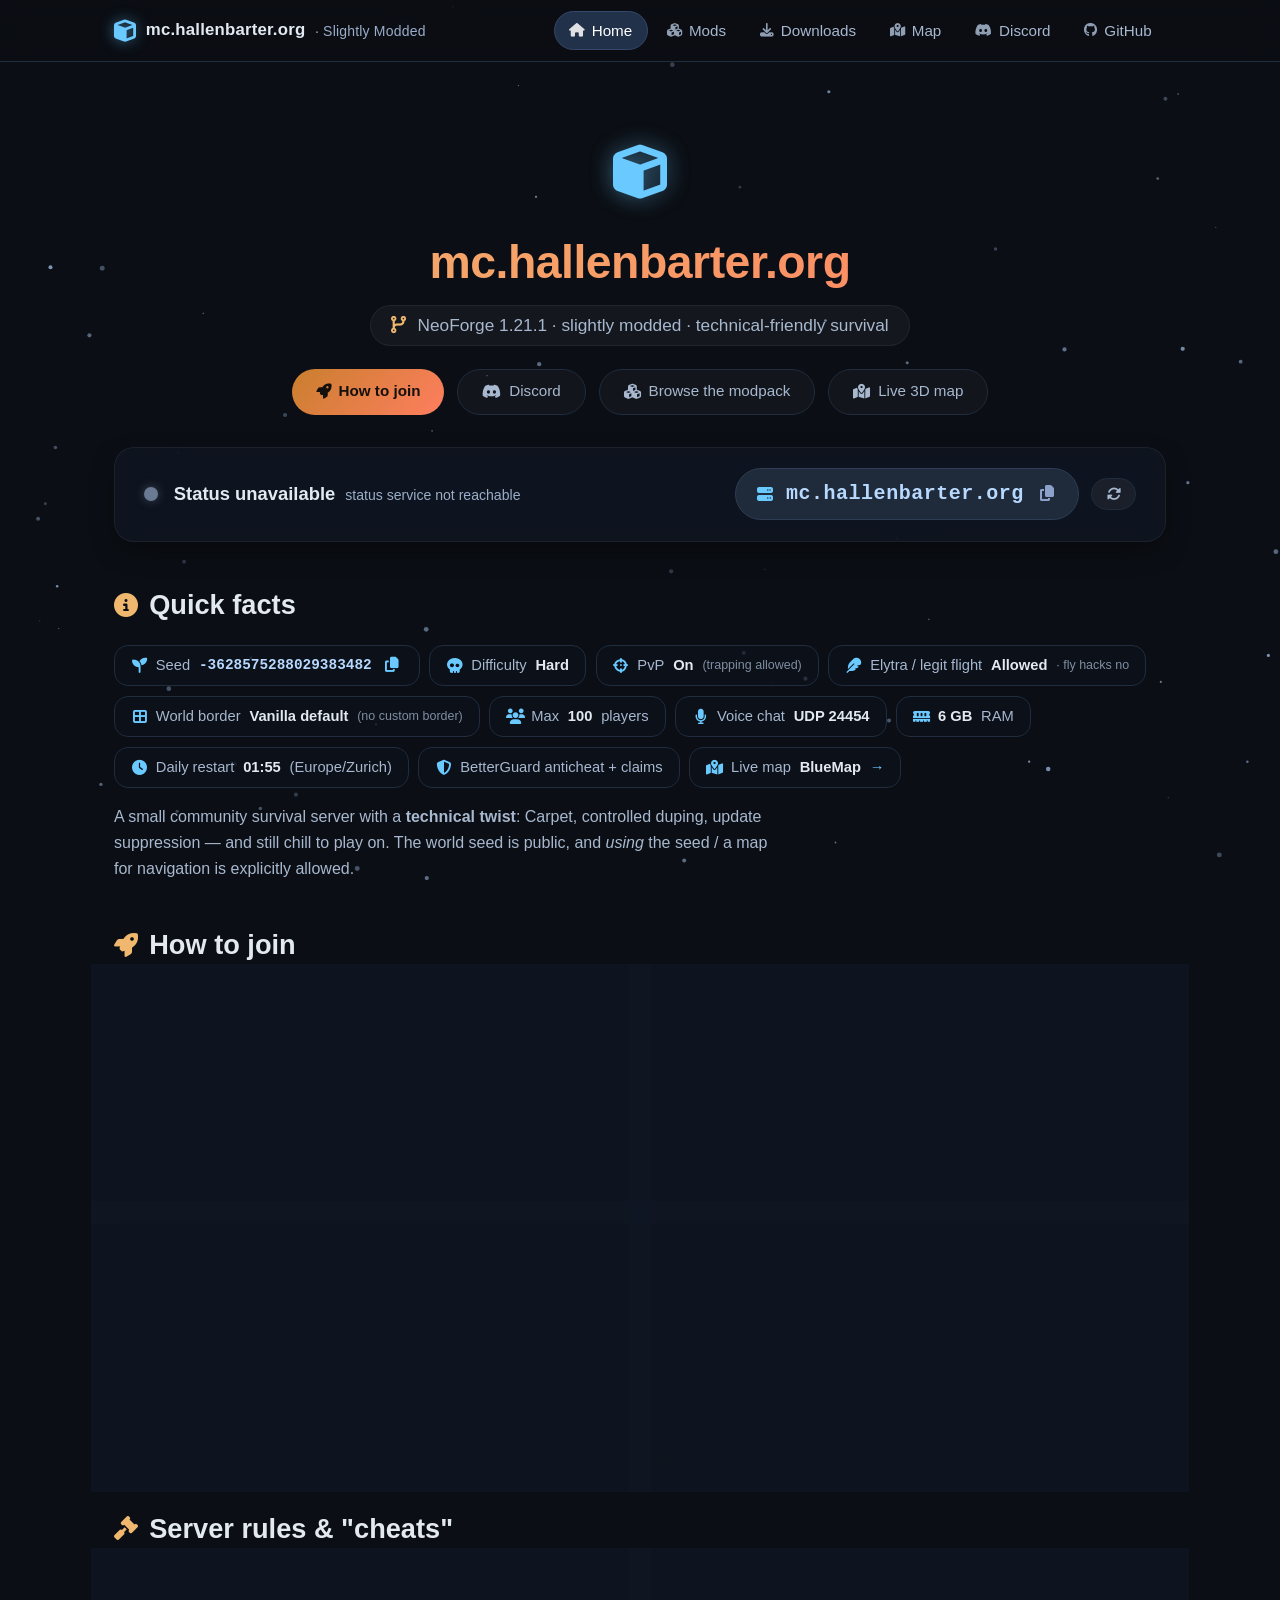
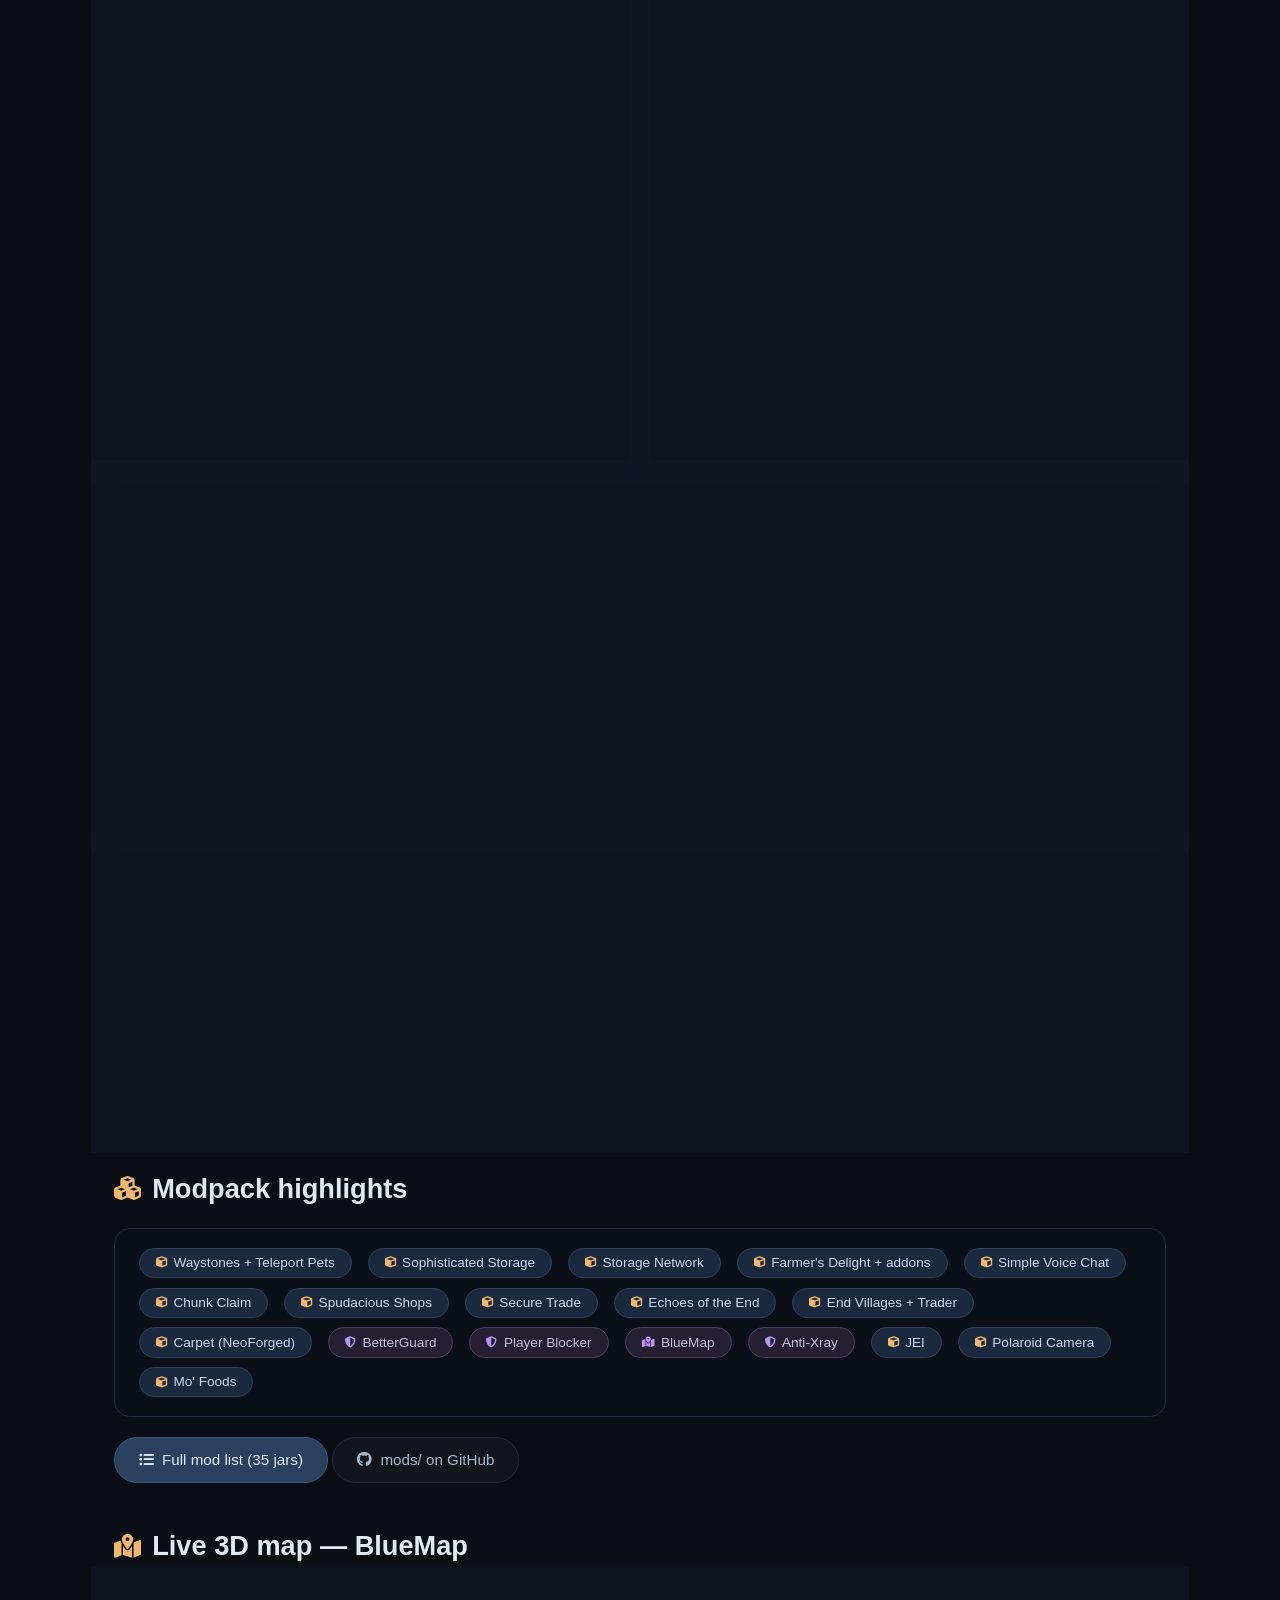
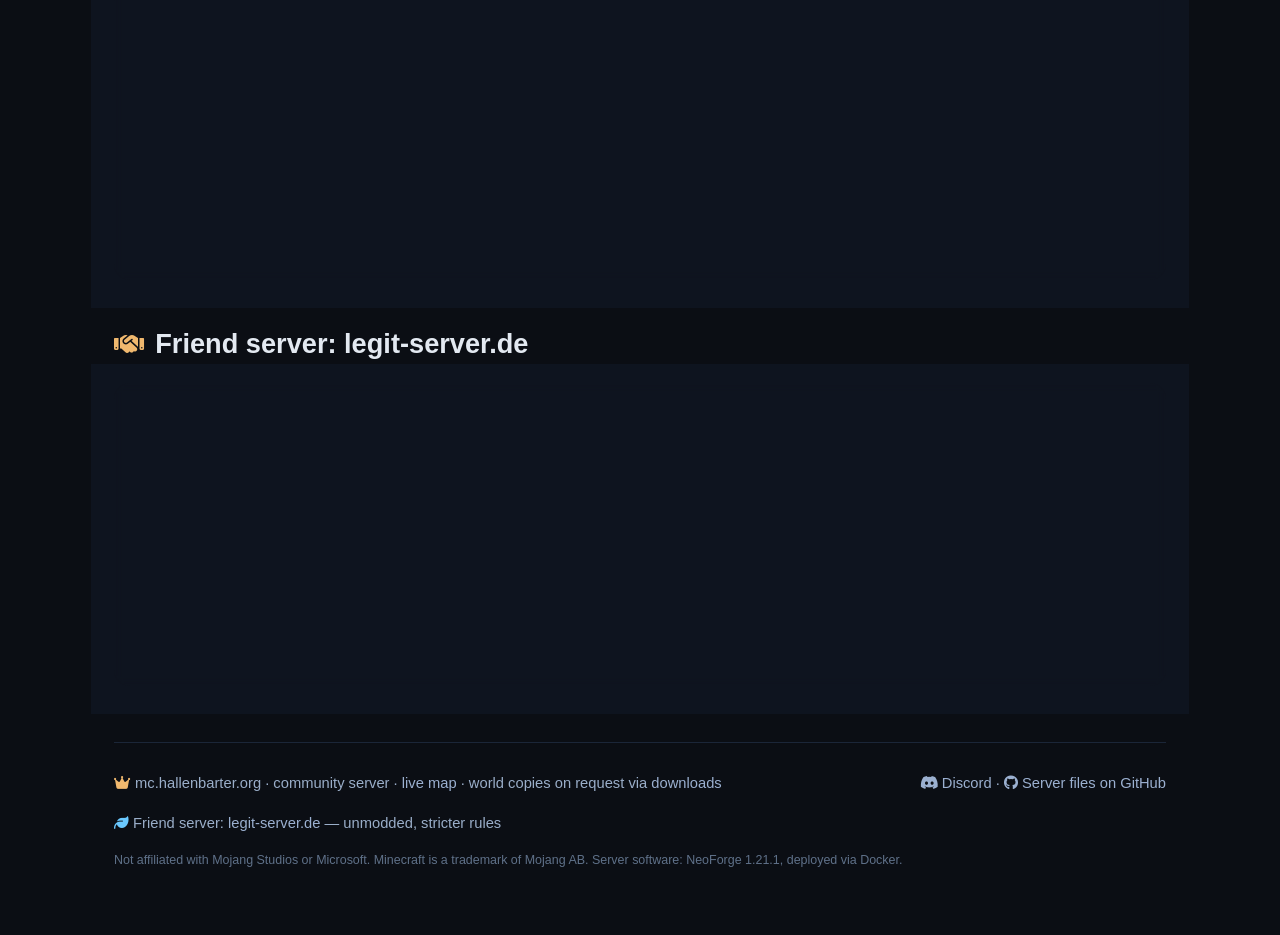
<file: website/index.html>
<!DOCTYPE html>
<html lang="en">
<head>
    <meta charset="UTF-8">
    <meta name="viewport" content="width=device-width, initial-scale=1.0">
    <title>mc.hallenbarter.org · Slightly Modded Survival (NeoForge 1.21.1)</title>
    <meta name="description" content="Community Minecraft server running a slightly modded NeoForge 1.21.1 modpack. Technical-friendly: carpet, duping rules, PvP allowed, no griefing, plus a live 3D BlueMap. Join mc.hallenbarter.org.">
    <meta property="og:title" content="mc.hallenbarter.org — Slightly Modded Survival">
    <meta property="og:description" content="NeoForge 1.21.1 · community server · technical-friendly · PvP allowed, griefing not · live 3D map.">
    <meta property="og:type" content="website">
    <link rel="icon" type="image/svg+xml" href="assets/img/favicon.svg">
    <link rel="stylesheet" href="https://cdnjs.cloudflare.com/ajax/libs/font-awesome/6.7.2/css/all.min.css">
    <link rel="stylesheet" href="assets/css/style.css">
</head>
<body>

    <canvas id="particles-canvas"></canvas>

    <!-- NAV -->
    <nav class="nav">
        <div class="nav-inner">
            <a class="nav-brand" href="index.html"><i class="fas fa-cube"></i> mc.hallenbarter.org <small>· Slightly Modded</small></a>
            <div class="nav-links">
                <a class="nav-link" data-page="index.html" href="index.html"><i class="fas fa-home"></i> Home</a>
                <a class="nav-link" data-page="mods.html" href="mods.html"><i class="fas fa-cubes"></i> Mods</a>
                <a class="nav-link" data-page="downloads.html" href="downloads.html"><i class="fas fa-download"></i> Downloads</a>
                <a class="nav-link" href="map/"><i class="fas fa-map-location-dot"></i> Map</a>
                <a class="nav-link" href="https://discord.gg/zWFpPjtaxP" target="_blank" rel="noopener"><i class="fab fa-discord"></i> Discord</a>
                <a class="nav-link" href="https://github.com/JGH0/MinecraftServerFiles" target="_blank" rel="noopener"><i class="fab fa-github"></i> GitHub</a>
            </div>
        </div>
    </nav>

    <div class="wrap page">

        <!-- HERO -->
        <header class="hero">
            <div class="server-icon"><i class="fas fa-cube"></i></div>
            <h1>mc.hallenbarter.org</h1>
            <div class="sub"><i class="fas fa-code-branch"></i> NeoForge 1.21.1 · slightly modded · technical-friendly survival</div>
            <div class="hero-actions">
                <a href="#join" class="btn primary"><i class="fas fa-rocket"></i> How to join</a>
                <a href="https://discord.gg/zWFpPjtaxP" target="_blank" rel="noopener" class="btn ghost"><i class="fab fa-discord"></i> Discord</a>
                <a href="mods.html" class="btn ghost"><i class="fas fa-cubes"></i> Browse the modpack</a>
                <a href="map/" class="btn ghost"><i class="fas fa-map-location-dot"></i> Live 3D map</a>
            </div>
        </header>

        <!-- STATUS -->
        <div class="status-card">
            <div class="status-left">
                <span class="status-dot unknown" id="statusDot"></span>
                <span>
                    <span class="status-text" id="statusText">Checking server…</span>
                    <span class="status-meta" id="statusMeta"></span>
                </span>
            </div>
            <div style="display:flex; gap:0.8rem; align-items:center; flex-wrap:wrap;">
                <div class="server-ip">
                    <i class="fas fa-server"></i>
                    <span id="serverIpDisplay" data-copy-value="mc.hallenbarter.org">mc.hallenbarter.org</span>
                    <button class="copy-btn" data-copy="#serverIpDisplay" title="Copy IP"><i class="fas fa-copy"></i></button>
                </div>
                <button class="icon-btn" id="refreshStatusBtn" title="Check again"><i class="fas fa-sync-alt"></i></button>
            </div>
        </div>

        <!-- QUICK FACTS -->
        <section class="section" id="facts">
            <h2 class="section-title"><i class="fas fa-circle-info"></i> Quick facts</h2>
            <div class="chip-grid">
                <span class="chip"><i class="fas fa-seedling"></i> Seed <b class="mono">-3628575288029383482</b>
                    <button class="copy-btn" data-copy-value="-3628575288029383482" title="Copy seed"><i class="fas fa-copy"></i></button></span>
                <span class="chip"><i class="fas fa-skull"></i> Difficulty <b>Hard</b></span>
                <span class="chip"><i class="fas fa-crosshairs"></i> PvP <b>On</b> <span style="opacity:.75; font-size:.85em">(trapping allowed)</span></span>
                <span class="chip"><i class="fas fa-feather"></i> Elytra / legit flight <b>Allowed</b> <span style="opacity:.75; font-size:.85em">· fly hacks no</span></span>
                <span class="chip"><i class="fas fa-border-all"></i> World border <b>Vanilla default</b> <span style="opacity:.75; font-size:.85em">(no custom border)</span></span>
                <span class="chip"><i class="fas fa-users"></i> Max <b>100</b> players</span>
                <span class="chip"><i class="fas fa-microphone"></i> Voice chat <b>UDP 24454</b></span>
                <span class="chip"><i class="fas fa-memory"></i> <b>6 GB</b> RAM</span>
                <span class="chip"><i class="fas fa-clock"></i> Daily restart <b>01:55</b> (Europe/Zurich)</span>
                <span class="chip"><i class="fas fa-shield-halved"></i> BetterGuard anticheat + claims</span>
                <span class="chip"><i class="fas fa-map-location-dot"></i> Live map <b>BlueMap</b> <a href="map/" style="color:#6ac9ff; text-decoration:none;">→</a></span>
            </div>
            <p class="lead" style="margin-top:1rem;">A small community survival server with a <strong>technical twist</strong>:
                Carpet, controlled duping, update suppression — and still chill to play on.
                The world seed is public, and <em>using</em> the seed / a map for navigation is explicitly allowed.</p>
        </section>

        <!-- HOW TO JOIN -->
        <section class="section" id="join">
            <h2 class="section-title"><i class="fas fa-rocket"></i> How to join</h2>
            <div class="grid-2">
                <div class="card neutral">
                    <h3><i class="fas fa-1" style="color:#f39c12;"></i> Get the game ready</h3>
                    <ul>
                        <li><i class="fas fa-arrow-right"></i> Minecraft <b>Java 1.21.1</b></li>
                        <li><i class="fas fa-arrow-right"></i> Install <b>NeoForge 1.21.1</b> (from <a href="https://neoforged.net" target="_blank" rel="noopener" style="color:#6ac9ff;">neoforged.net</a>)</li>
                        <li><i class="fas fa-arrow-right"></i> Create a NeoForge profile &amp; launch once</li>
                    </ul>
                </div>
                <div class="card neutral">
                    <h3><i class="fas fa-2" style="color:#f39c12;"></i> Install the mods</h3>
                    <ul>
                        <li><i class="fas fa-arrow-right"></i> Download <b>mods.zip</b> from the <a href="downloads.html" style="color:#6ac9ff;">downloads page</a> — the exact set the server runs</li>
                        <li><i class="fas fa-arrow-right"></i> Drop the jars into your <code class="inline">mods/</code> folder</li>
                        <li><i class="fas fa-arrow-right"></i> Optional extras: minimap, fullbright, free cam — allowed!</li>
                    </ul>
                </div>
                <div class="card neutral">
                    <h3><i class="fas fa-3" style="color:#f39c12;"></i> Connect</h3>
                    <ul>
                        <li><i class="fas fa-arrow-right"></i> Multiplayer → Add server</li>
                        <li><i class="fas fa-arrow-right"></i> Address: <b class="mono" style="color:#b7d9ff;">mc.hallenbarter.org</b>
                            <button class="copy-btn" data-copy-value="mc.hallenbarter.org" title="Copy IP"><i class="fas fa-copy"></i></button></li>
                        <li><i class="fas fa-arrow-right"></i> Voice chat: connect on <b>UDP 24454</b> (Simple Voice Chat)</li>
                        <li><i class="fas fa-arrow-right"></i> That's it — say hi in chat 👋</li>
                    </ul>
                </div>
                <div class="card info">
                    <h3><i class="fas fa-book-open" style="color:#6ac9ff;"></i> First-time reading</h3>
                    <ul>
                        <li><i class="fas fa-arrow-right"></i> Rules TL;DR: no griefing, no hacks — everything else is up for discussion.</li>
                        <li><i class="fas fa-arrow-right"></i> Claim your builds with <code class="inline">/chunkclaim</code>.</li>
                        <li><i class="fas fa-arrow-right"></i> Questions? Just ask in chat.</li>
                        <li><i class="fas fa-arrow-right"></i> Server news &amp; community: join the <a href="https://discord.gg/zWFpPjtaxP" target="_blank" rel="noopener" style="color:#7289da;">Discord</a>.</li>
                    </ul>
                </div>
            </div>
        </section>

        <!-- RULES -->
        <section class="section" id="rules">
            <h2 class="section-title"><i class="fas fa-gavel"></i> Server rules &amp; "cheats"</h2>
            <div class="grid-2">

                <div class="card">
                    <h3><i class="fas fa-check-circle" style="color:#4caf50;"></i> Allowed</h3>
                    <ul>
                        <li><i class="fas fa-arrow-right"></i> Sand / gravity duping</li>
                        <li><i class="fas fa-arrow-right"></i> TNT duping (for farms)</li>
                        <li><i class="fas fa-arrow-right"></i> Update suppression &amp; light suppression</li>
                        <li><i class="fas fa-arrow-right"></i> Client-side QoL mods (minimap, fullbright, free cam)</li>
                        <li><i class="fas fa-arrow-right"></i> Using the seed / world map for navigation</li>
                        <li><i class="fas fa-arrow-right"></i> Cave x-ray / free cam (navigation only)</li>
                        <li><i class="fas fa-arrow-right"></i> Lag machines <b>for technical builds</b> (e.g. update suppressors)</li>
                    </ul>
                </div>

                <div class="card bad">
                    <h3><i class="fas fa-ban" style="color:#e74c3c;"></i> Not allowed</h3>
                    <ul>
                        <li><i class="fas fa-times"></i> Griefing / large-scale destruction</li>
                        <li><i class="fas fa-fire"></i> Lava casting to bypass claim plots — and keep lava casts away from other builds in general (they're ugly and a pain to clean up)</li>
                        <li><i class="fas fa-lock"></i> Abusing <code class="inline">/claim</code> to trap someone (nobody can mine in a claimed chunk, so don't claim around players to box them in)</li>
                        <li><i class="fas fa-times"></i> Fly hacks / movement cheats from client mods (elytra &amp; legit flight is fine)</li>
                        <li><i class="fas fa-times"></i> PvP advantage mods (auto totem, reach, knockback)</li>
                        <li><i class="fas fa-times"></i> Ore x-ray (cave x-ray / free cam is fine)</li>
                        <li><i class="fas fa-times"></i> Lag machines built to harm server performance</li>
                    </ul>
                    <div class="inline-note">
                        <i class="fas fa-skull" style="color:#f39c12;"></i> PvP &amp; trapping <strong>are</strong> allowed — no hard feelings afterwards.
                    </div>
                </div>

                <div class="card info full">
                    <h3><i class="fas fa-shield-halved" style="color:#6ac9ff;"></i> How the server stays sane</h3>
                    <ul>
                        <li><i class="fas fa-shield-halved"></i> <b>BetterGuard</b> anticheat — normal profile, staff alerts, whitelist for legit client mods (Xaero, JEI, …)</li>
                        <li><i class="fas fa-user-shield"></i> <b>Player Blocker</b> — protects players (and their pets) from <code class="inline">/player</code>-style interference</li>
                        <li><i class="fas fa-map-location-dot"></i> <b>Chunk Claim</b> — claim land so your builds survive the night</li>
                        <li><i class="fas fa-eye-slash"></i> <b>Anti-Xray</b> — ore textures are obfuscated server-side</li>
                        <li><i class="fas fa-cubes"></i> <b>Carpet (NeoForged)</b> + scarpet scripts for name protection</li>
                        <li><i class="fas fa-server"></i> Runs in Docker (itzg image) with <b>6 GB</b> RAM, RCON internal only, auto restart <b>01:55</b> with in-game countdown</li>
                        <li><i class="fas fa-map-location-dot"></i> <b>BlueMap</b> — live 3D map of all three dimensions (<a href="map/" style="color:#6ac9ff;">open it</a>)</li>
                        <li><i class="fas fa-database"></i> Periodic world snapshots off the live volume — ask an admin if you want a copy</li>
                    </ul>
                </div>

                <div class="card full" style="border-left-color:#7289da;">
                    <h3><i class="fas fa-skull-crossbones" style="color:#7289da;"></i> PvP, loot &amp; content rules</h3>
                    <ul>
                        <li><i class="fas fa-crosshairs"></i> <span class="nowrap"><b>PvP needs no consent</b></span> — you may attack other players even if they haven't agreed. It's part of the server; just keep it in-game.</li>
                        <li><i class="fas fa-house-crack"></i> <span class="nowrap"><b>No raiding</b></span> — killing, trapping &amp; ambushing players is fair game, but breaking into bases and looting chests is <b>not allowed</b>.</li>
                        <li><i class="fas fa-door-open"></i> <span class="nowrap"><b>Homes aren't safe zones</b></span> — building traps inside bases and attacking players in their own home is allowed too; only taking their stuff isn't.</li>
                        <li><i class="fas fa-dragon"></i> <span class="nowrap"><b>Loot is yours</b></span> — after a kill you are never obligated to return the victim's dropped items. Giving stuff back is always your own choice, and it's exactly how you build your reputation here.</li>
                        <li><i class="fas fa-video"></i> <b>Recording &amp; streaming is allowed under all circumstances</b> — no need to ask, no exceptions. Streamers and YouTubers are welcome.</li>
                    </ul>
                </div>

            </div>
        </section>

        <!-- MODPACK HIGHLIGHTS -->
        <section class="section" id="mods-preview">
            <h2 class="section-title"><i class="fas fa-cubes"></i> Modpack highlights</h2>
            <div class="tag-grid">
                <span class="tag"><i class="fas fa-cube"></i> Waystones + Teleport Pets</span>
                <span class="tag"><i class="fas fa-cube"></i> Sophisticated Storage</span>
                <span class="tag"><i class="fas fa-cube"></i> Storage Network</span>
                <span class="tag"><i class="fas fa-cube"></i> Farmer's Delight + addons</span>
                <span class="tag"><i class="fas fa-cube"></i> Simple Voice Chat</span>
                <span class="tag"><i class="fas fa-cube"></i> Chunk Claim</span>
                <span class="tag"><i class="fas fa-cube"></i> Spudacious Shops</span>
                <span class="tag"><i class="fas fa-cube"></i> Secure Trade</span>
                <span class="tag"><i class="fas fa-cube"></i> Echoes of the End</span>
                <span class="tag"><i class="fas fa-cube"></i> End Villages + Trader</span>
                <span class="tag"><i class="fas fa-cube"></i> Carpet (NeoForged)</span>
                <span class="tag server-only"><i class="fas fa-shield-halved"></i> BetterGuard</span>
                <span class="tag server-only"><i class="fas fa-shield-halved"></i> Player Blocker</span>
                <span class="tag server-only"><i class="fas fa-map-location-dot"></i> BlueMap</span>
                <span class="tag server-only"><i class="fas fa-shield-halved"></i> Anti-Xray</span>
                <span class="tag"><i class="fas fa-cube"></i> JEI</span>
                <span class="tag"><i class="fas fa-cube"></i> Polaroid Camera</span>
                <span class="tag"><i class="fas fa-cube"></i> Mo' Foods</span>
            </div>
            <a href="mods.html" class="btn"><i class="fas fa-list-ul"></i> Full mod list (35 jars)</a>
            <a href="https://github.com/JGH0/MinecraftServerFiles/tree/main/mods" target="_blank" rel="noopener" class="btn ghost"><i class="fab fa-github"></i> mods/ on GitHub</a>
        </section>

        <!-- 3D MAP -->
        <section class="section" id="map">
            <h2 class="section-title"><i class="fas fa-map-location-dot"></i> Live 3D map — BlueMap</h2>
            <div class="card info">
                <h3 style="margin-bottom:0.5rem;"><i class="fas fa-earth-europe" style="color:#6ac9ff;"></i> Browse the whole world in your browser</h3>
                <p style="margin-bottom:0.7rem;">The server runs <strong><a href="https://bluemap.bluecolored.de/" target="_blank" rel="noopener" style="color:#6ac9ff;">BlueMap</a></strong>,
                    which renders the overworld, nether and end into an interactive 3D map. It updates as the world changes and shows
                    where players are right now.</p>
                <ul>
                    <li><i class="fas fa-eye"></i> No client mod or download needed — just open it</li>
                    <li><i class="fas fa-location-crosshairs"></i> Live player positions (hidden while spectating)</li>
                    <li><i class="fas fa-mountain-sun"></i> Full 3D view, plus flat map mode</li>
                </ul>
                <a href="map/" class="btn primary sm" style="margin-top:0.9rem;"><i class="fas fa-map-location-dot"></i> Open the map</a>
            </div>
        </section>

        <!-- SISTER SERVER -->
        <section class="section" id="sister">
            <h2 class="section-title"><i class="fas fa-handshake"></i> Friend server: legit-server.de</h2>
            <div class="card info">
                <h3 style="margin-bottom:0.5rem;"><i class="fas fa-leaf" style="color:#4caf50;"></i> Pure vanilla, stricter rules</h3>
                <p style="margin-bottom:0.7rem;">Our admin's friend runs <strong><a href="https://legit-server.de/" target="_blank" rel="noopener" style="color:#6ac9ff;">legit-server.de</a></strong> —
                    a completely <b>unmodded</b> server on the <b>newest Minecraft version</b> with stricter rules:</p>
                <ul>
                    <li><i class="fas fa-ban"></i> No fullbright or client-side QoL cheats</li>
                    <li><i class="fas fa-ban"></i> No technical exploits (no duping, no update suppression, no tech mods)</li>
                    <li><i class="fas fa-ban"></i> Opt-in PvP</li>
                    <li><i class="fas fa-leaf"></i> Plain survival, always the latest vanilla release</li>
                </ul>
                <a href="https://legit-server.de/" target="_blank" rel="noopener" class="btn sm" style="margin-top:0.9rem;"><i class="fas fa-arrow-up-right-from-square"></i> Visit legit-server.de</a>
            </div>
        </section>

        <!-- FOOTER -->
        <footer class="footer">
            <span><i class="fas fa-crown" style="color:#f0b86e;"></i> mc.hallenbarter.org · community server · <a href="map/">live map</a> · world copies on request via <a href="downloads.html">downloads</a></span>
            <span>
                <a href="https://discord.gg/zWFpPjtaxP" target="_blank" rel="noopener"><i class="fab fa-discord"></i> Discord</a> ·
                <a href="https://github.com/JGH0/MinecraftServerFiles" target="_blank" rel="noopener"><i class="fab fa-github"></i> Server files on GitHub</a>
            </span>
            <span><i class="fas fa-leaf" style="color:#6ac9ff;"></i> Friend server: <a href="https://legit-server.de/" target="_blank" rel="noopener">legit-server.de</a> — unmodded, stricter rules</span>
            <span class="legal">Not affiliated with Mojang Studios or Microsoft. Minecraft is a trademark of Mojang AB. Server software: NeoForge 1.21.1, deployed via Docker.</span>
        </footer>

    </div>

    <script src="assets/js/main.js"></script>
</body>
</html>
</file>
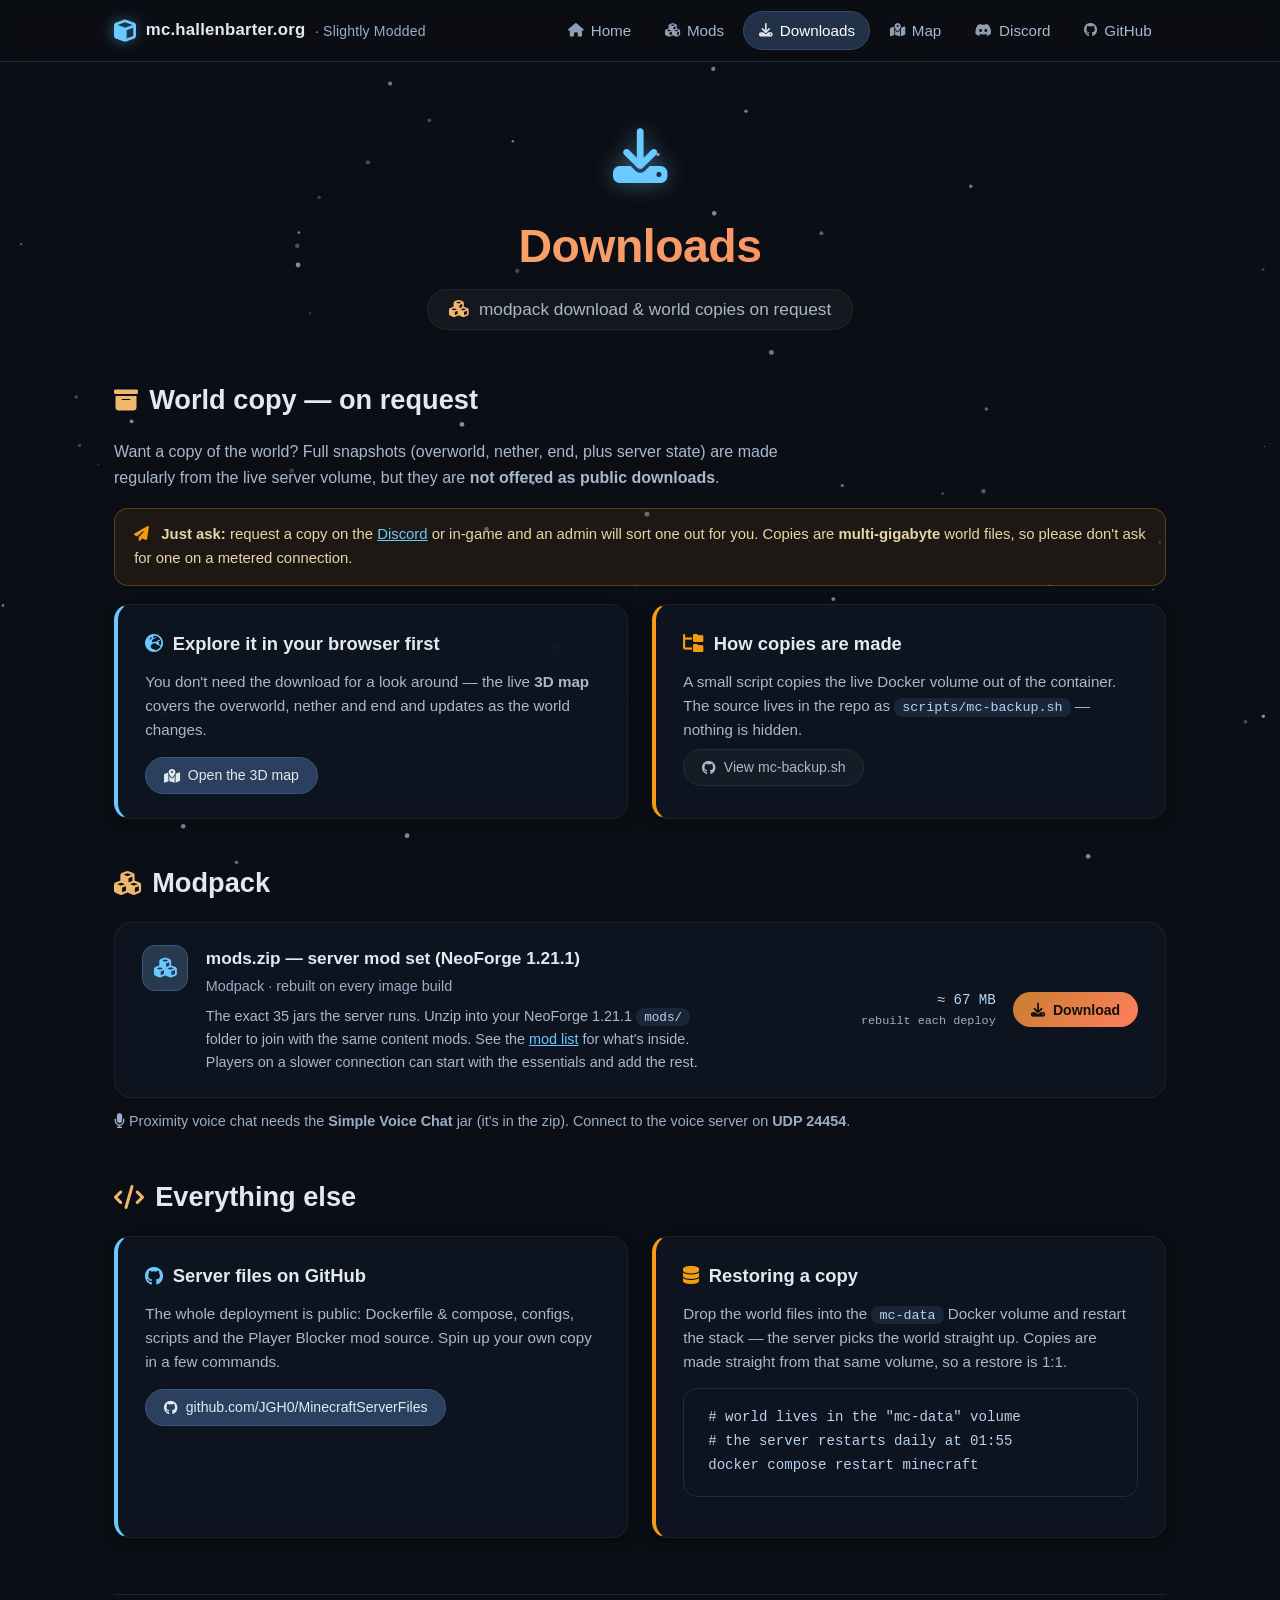
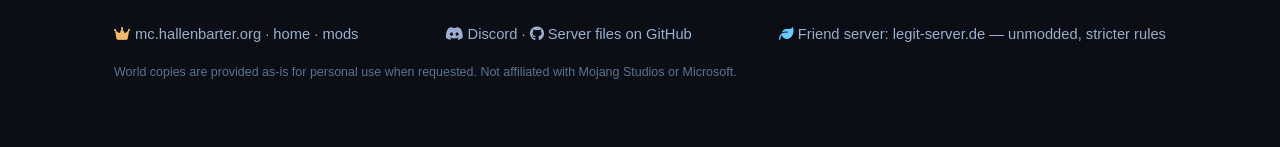
<file: website/downloads.html>
<!DOCTYPE html>
<html lang="en">
<head>
    <meta charset="UTF-8">
    <meta name="viewport" content="width=device-width, initial-scale=1.0">
    <title>Downloads · mc.hallenbarter.org</title>
    <meta name="description" content="Downloads for the mc.hallenbarter.org server: the modpack (mods.zip), a live 3D BlueMap, and world copies available on request.">
    <meta property="og:title" content="Downloads · mc.hallenbarter.org">
    <meta property="og:type" content="website">
    <link rel="icon" type="image/svg+xml" href="assets/img/favicon.svg">
    <link rel="stylesheet" href="https://cdnjs.cloudflare.com/ajax/libs/font-awesome/6.7.2/css/all.min.css">
    <link rel="stylesheet" href="assets/css/style.css">
</head>
<body>

    <canvas id="particles-canvas"></canvas>

    <!-- NAV -->
    <nav class="nav">
        <div class="nav-inner">
            <a class="nav-brand" href="index.html"><i class="fas fa-cube"></i> mc.hallenbarter.org <small>· Slightly Modded</small></a>
            <div class="nav-links">
                <a class="nav-link" data-page="index.html" href="index.html"><i class="fas fa-home"></i> Home</a>
                <a class="nav-link" data-page="mods.html" href="mods.html"><i class="fas fa-cubes"></i> Mods</a>
                <a class="nav-link" data-page="downloads.html" href="downloads.html"><i class="fas fa-download"></i> Downloads</a>
                <a class="nav-link" href="map/"><i class="fas fa-map-location-dot"></i> Map</a>
                <a class="nav-link" href="https://discord.gg/zWFpPjtaxP" target="_blank" rel="noopener"><i class="fab fa-discord"></i> Discord</a>
                <a class="nav-link" href="https://github.com/JGH0/MinecraftServerFiles" target="_blank" rel="noopener"><i class="fab fa-github"></i> GitHub</a>
            </div>
        </div>
    </nav>

    <div class="wrap page">

        <header class="hero" style="padding-top:1.6rem;">
            <div class="server-icon"><i class="fas fa-download"></i></div>
            <h1>Downloads</h1>
            <div class="sub"><i class="fas fa-cubes"></i> modpack download &amp; world copies on request</div>
        </header>

        <section class="section">
            <h2 class="section-title"><i class="fas fa-box-archive"></i> World copy — on request</h2>
            <p class="lead">Want a copy of the world? Full snapshots (overworld, nether, end, plus server state) are made
                regularly from the live server volume, but they are <strong>not offered as public downloads</strong>.
                <span id="downloadsUpdated" style="color:var(--muted); font-size:0.9rem;"></span></p>

            <div class="notice"><i class="fas fa-paper-plane"></i>
                <strong>Just ask:</strong> request a copy on the
                <a href="https://discord.gg/zWFpPjtaxP" target="_blank" rel="noopener" style="color:#6ac9ff;">Discord</a>
                or in-game and an admin will sort one out for you. Copies are
                <strong>multi-gigabyte</strong> world files, so please don't ask for one on a metered connection.</div>

            <div class="grid-2">
                <div class="card info">
                    <h3><i class="fas fa-earth-europe" style="color:#6ac9ff;"></i> Explore it in your browser first</h3>
                    <p style="font-size:0.95rem; color:var(--muted-2); margin-bottom:0.9rem;">
                        You don't need the download for a look around — the live
                        <strong>3D map</strong> covers the overworld, nether and end and updates as the world changes.</p>
                    <a href="map/" class="btn sm"><i class="fas fa-map-location-dot"></i> Open the 3D map</a>
                </div>
                <div class="card neutral">
                    <h3><i class="fas fa-folder-tree" style="color:#f39c12;"></i> How copies are made</h3>
                    <p style="font-size:0.95rem; color:var(--muted-2); margin-bottom:0.4rem;">
                        A small script copies the live Docker volume out of the container. The source lives in the repo as
                        <code class="inline">scripts/mc-backup.sh</code> — nothing is hidden.</p>
                    <a href="https://github.com/JGH0/MinecraftServerFiles/blob/main/scripts/mc-backup.sh" target="_blank" rel="noopener" class="btn sm ghost"><i class="fab fa-github"></i> View mc-backup.sh</a>
                </div>
            </div>
        </section>

        <section class="section">
            <h2 class="section-title"><i class="fas fa-cubes"></i> Modpack</h2>
            <div class="dl-list">
                <div class="dl-card">
                    <div class="dl-main">
                        <div class="dl-icon mods"><i class="fas fa-cubes"></i></div>
                        <div>
                            <div class="dl-title">mods.zip — server mod set (NeoForge 1.21.1)</div>
                            <div class="dl-sub">Modpack · rebuilt on every image build</div>
                            <div class="dl-desc">The exact 35 jars the server runs. Unzip into your NeoForge 1.21.1
                                <code class="inline">mods/</code> folder to join with the same content mods.
                                See the <a href="mods.html" style="color:#6ac9ff;">mod list</a> for what's inside.
                                Players on a slower connection can start with the essentials and add the rest.</div>
                        </div>
                    </div>
                    <div class="dl-side">
                        <div class="dl-size">≈ 67 MB<small>rebuilt each deploy</small></div>
                        <a class="btn primary sm" href="downloads/mods.zip" download><i class="fas fa-download"></i> Download</a>
                    </div>
                </div>
            </div>
            <p style="font-size:0.9rem; color:var(--muted); margin-top:0.8rem;">
                <i class="fas fa-microphone"></i> Proximity voice chat needs the <b>Simple Voice Chat</b> jar (it's in the zip).
                Connect to the voice server on <b>UDP 24454</b>.
            </p>
        </section>

        <section class="section">
            <h2 class="section-title"><i class="fas fa-code"></i> Everything else</h2>
            <div class="grid-2">
                <div class="card info">
                    <h3><i class="fab fa-github" style="color:#6ac9ff;"></i> Server files on GitHub</h3>
                    <p style="font-size:0.95rem; color:var(--muted-2); margin-bottom:0.9rem;">
                        The whole deployment is public: Dockerfile &amp; compose, configs, scripts and the Player Blocker mod source.
                        Spin up your own copy in a few commands.</p>
                    <a href="https://github.com/JGH0/MinecraftServerFiles" target="_blank" rel="noopener" class="btn sm"><i class="fab fa-github"></i> github.com/JGH0/MinecraftServerFiles</a>
                </div>
                <div class="card neutral">
                    <h3><i class="fas fa-database" style="color:#f39c12;"></i> Restoring a copy</h3>
                    <p style="font-size:0.95rem; color:var(--muted-2); margin-bottom:0.4rem;">
                        Drop the world files into the <code class="inline">mc-data</code> Docker volume and restart the stack —
                        the server picks the world straight up. Copies are made straight from that same volume, so a restore is 1:1.</p>
                    <div class="code-block"># world lives in the "mc-data" volume
# the server restarts daily at 01:55
docker compose restart minecraft</div>
                </div>
            </div>
        </section>

        <!-- FOOTER -->
        <footer class="footer">
            <span><i class="fas fa-crown" style="color:#f0b86e;"></i> mc.hallenbarter.org · <a href="index.html">home</a> · <a href="mods.html">mods</a></span>
            <span>
                <a href="https://discord.gg/zWFpPjtaxP" target="_blank" rel="noopener"><i class="fab fa-discord"></i> Discord</a> ·
                <a href="https://github.com/JGH0/MinecraftServerFiles" target="_blank" rel="noopener"><i class="fab fa-github"></i> Server files on GitHub</a>
            </span>
            <span><i class="fas fa-leaf" style="color:#6ac9ff;"></i> Friend server: <a href="https://legit-server.de/" target="_blank" rel="noopener">legit-server.de</a> — unmodded, stricter rules</span>
            <span class="legal">World copies are provided as-is for personal use when requested. Not affiliated with Mojang Studios or Microsoft.</span>
        </footer>

    </div>

    <script src="assets/js/main.js"></script>
</body>
</html>
</file>
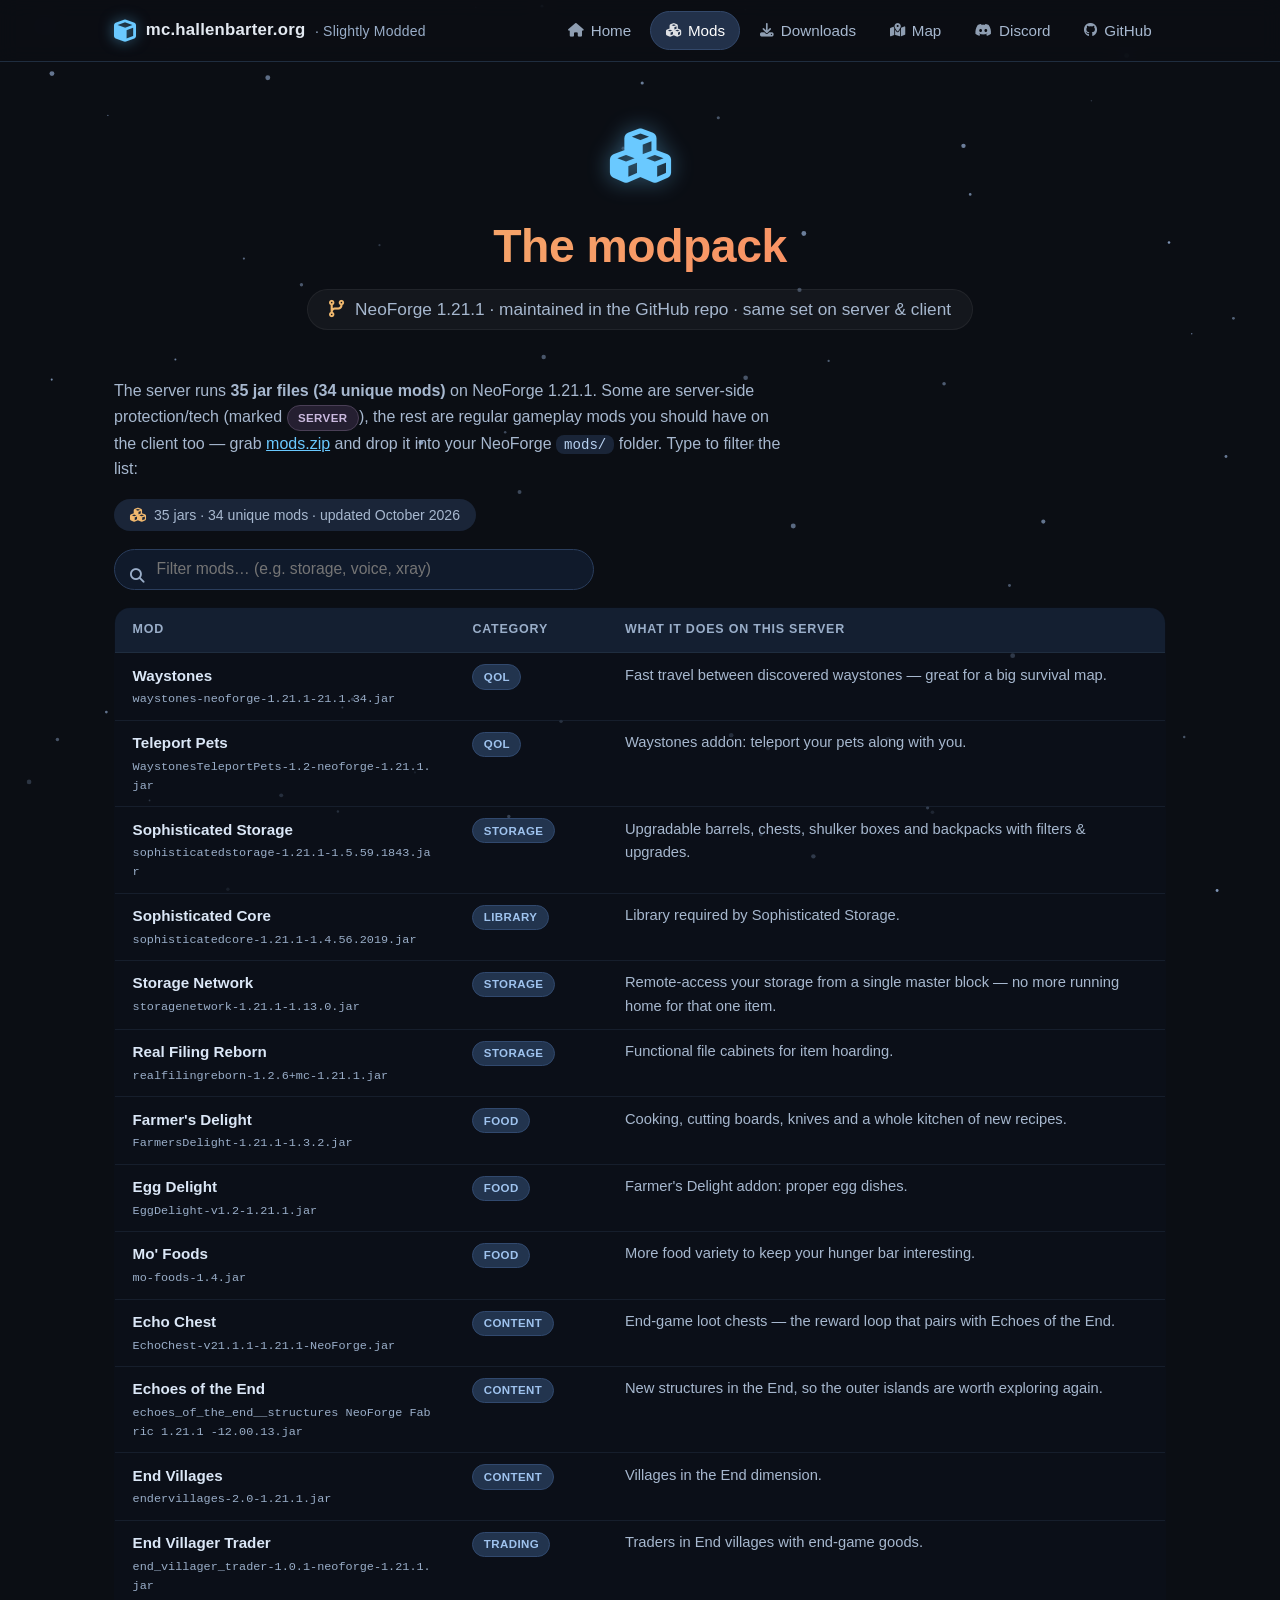
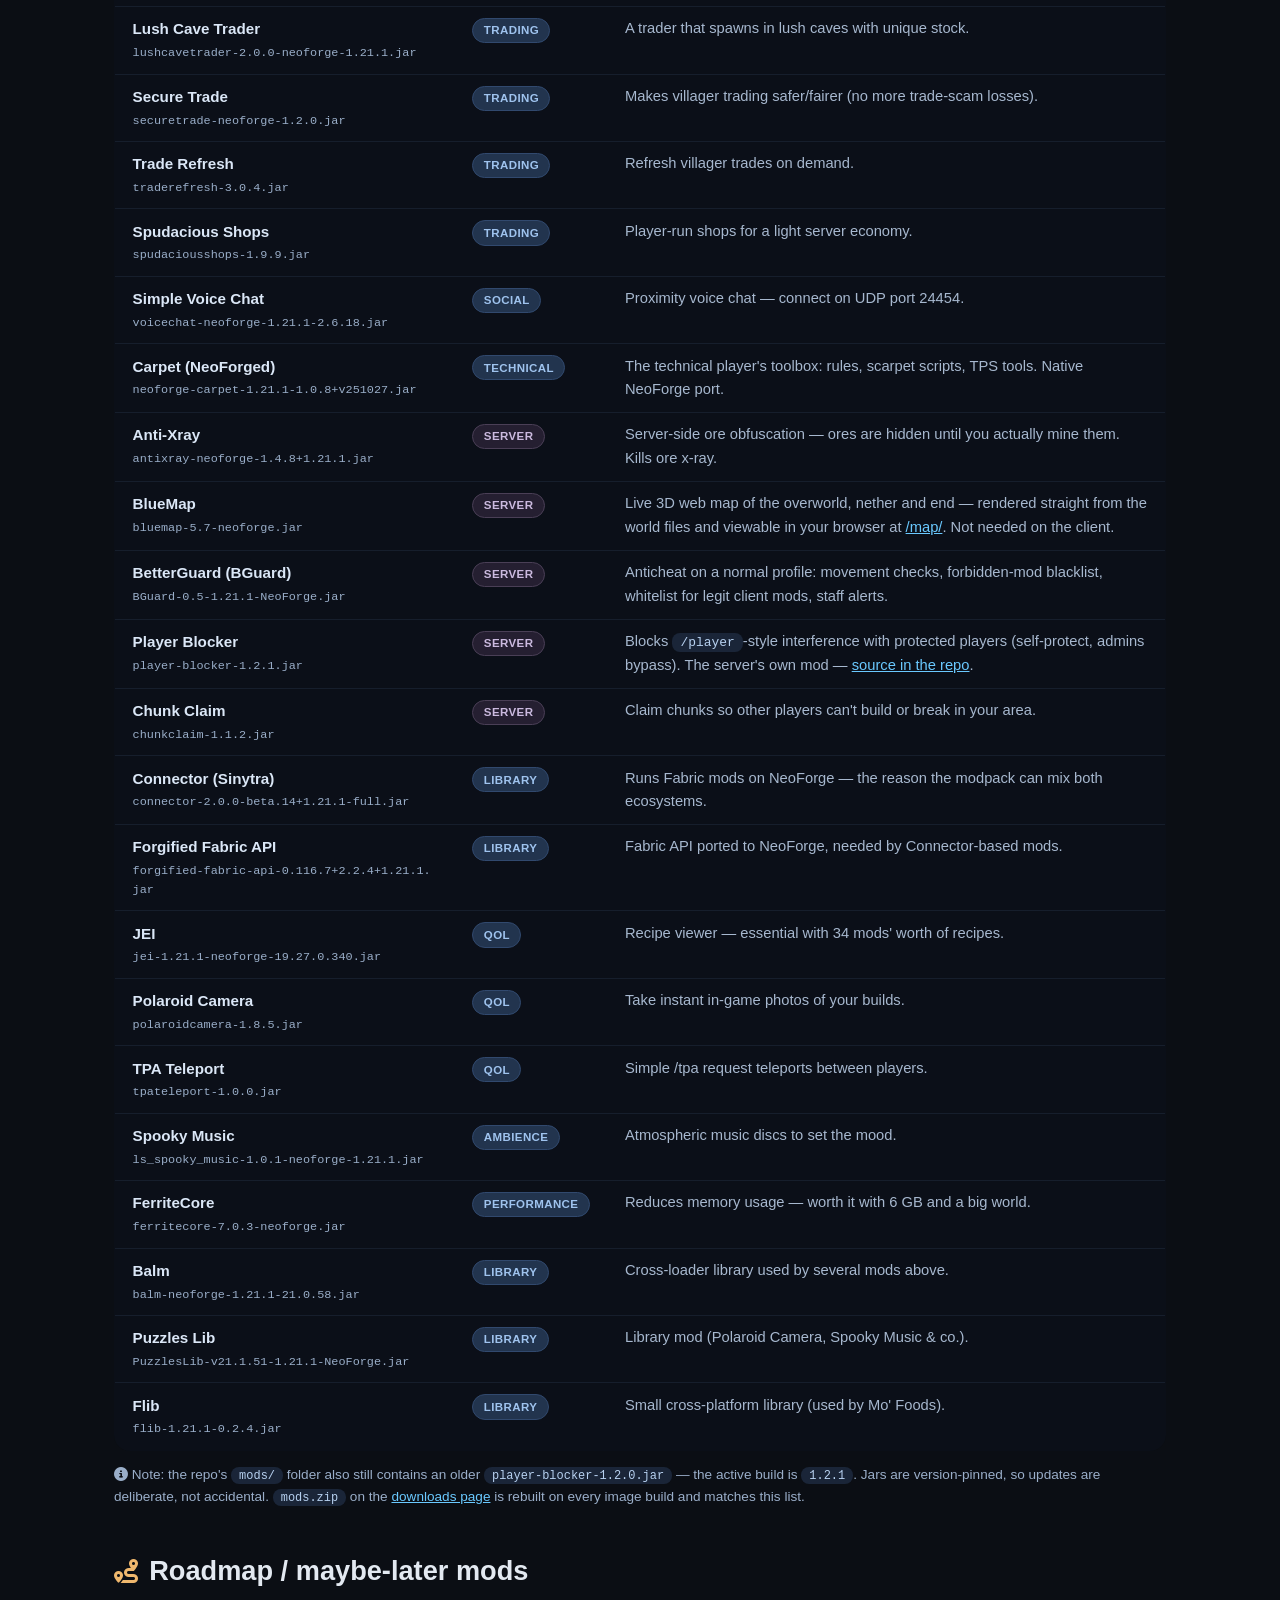
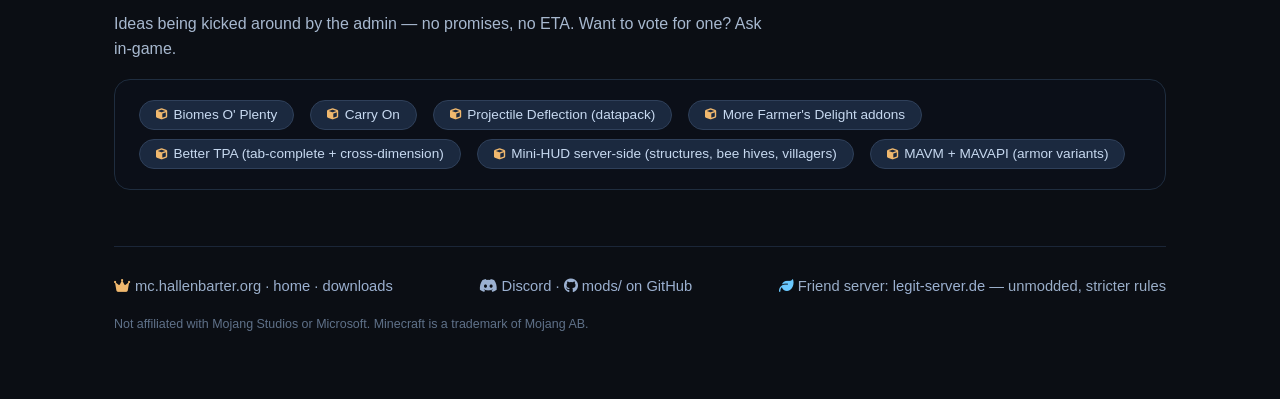
<file: website/mods.html>
<!DOCTYPE html>
<html lang="en">
<head>
    <meta charset="UTF-8">
    <meta name="viewport" content="width=device-width, initial-scale=1.0">
    <title>Modpack · mc.hallenbarter.org</title>
    <meta name="description" content="The full mod list of the mc.hallenbarter.org NeoForge 1.21.1 modpack: 35 jars — storage, tech, farming, trading, voice chat, protection, a live 3D map and more.">
    <meta property="og:title" content="Modpack · mc.hallenbarter.org">
    <meta property="og:type" content="website">
    <link rel="icon" type="image/svg+xml" href="assets/img/favicon.svg">
    <link rel="stylesheet" href="https://cdnjs.cloudflare.com/ajax/libs/font-awesome/6.7.2/css/all.min.css">
    <link rel="stylesheet" href="assets/css/style.css">
</head>
<body>

    <canvas id="particles-canvas"></canvas>

    <!-- NAV -->
    <nav class="nav">
        <div class="nav-inner">
            <a class="nav-brand" href="index.html"><i class="fas fa-cube"></i> mc.hallenbarter.org <small>· Slightly Modded</small></a>
            <div class="nav-links">
                <a class="nav-link" data-page="index.html" href="index.html"><i class="fas fa-home"></i> Home</a>
                <a class="nav-link" data-page="mods.html" href="mods.html"><i class="fas fa-cubes"></i> Mods</a>
                <a class="nav-link" data-page="downloads.html" href="downloads.html"><i class="fas fa-download"></i> Downloads</a>
                <a class="nav-link" href="map/"><i class="fas fa-map-location-dot"></i> Map</a>
                <a class="nav-link" href="https://discord.gg/zWFpPjtaxP" target="_blank" rel="noopener"><i class="fab fa-discord"></i> Discord</a>
                <a class="nav-link" href="https://github.com/JGH0/MinecraftServerFiles" target="_blank" rel="noopener"><i class="fab fa-github"></i> GitHub</a>
            </div>
        </div>
    </nav>

    <div class="wrap page">

        <header class="hero" style="padding-top:1.6rem;">
            <div class="server-icon"><i class="fas fa-cubes"></i></div>
            <h1>The modpack</h1>
            <div class="sub"><i class="fas fa-code-branch"></i> NeoForge 1.21.1 · maintained in the GitHub repo · same set on server &amp; client</div>
        </header>

        <section class="section">
            <p class="lead">The server runs <strong>35 jar files (34 unique mods)</strong> on NeoForge 1.21.1.
                Some are server-side protection/tech (marked <span class="cat-pill" style="background:#251f31;color:#cbbadf;border-color:#4a3f56;">Server</span>),
                the rest are regular gameplay mods you should have on the client too —
                grab <a href="downloads.html" style="color:#6ac9ff;">mods.zip</a> and drop it into your NeoForge <code class="inline">mods/</code> folder.
                Type to filter the list:</p>

            <div class="count-pill"><i class="fas fa-cubes"></i> 35 jars · 34 unique mods · updated October 2026</div>

            <div class="search-wrap">
                <i class="fas fa-magnifying-glass"></i>
                <input type="search" class="mod-search" id="modSearch" placeholder="Filter mods… (e.g. storage, voice, xray)">
            </div>

            <div class="table-wrap">
                <table class="mod-table" id="modTable">
                    <thead>
                        <tr>
                            <th>Mod</th>
                            <th>Category</th>
                            <th>What it does on this server</th>
                        </tr>
                    </thead>
                    <tbody>
                        <tr>
                            <td><span class="mod-name">Waystones</span><span class="mod-file">waystones-neoforge-1.21.1-21.1.34.jar</span></td>
                            <td><span class="cat-pill">QoL</span></td>
                            <td class="mod-desc">Fast travel between discovered waystones — great for a big survival map.</td>
                        </tr>
                        <tr>
                            <td><span class="mod-name">Teleport Pets</span><span class="mod-file">WaystonesTeleportPets-1.2-neoforge-1.21.1.jar</span></td>
                            <td><span class="cat-pill">QoL</span></td>
                            <td class="mod-desc">Waystones addon: teleport your pets along with you.</td>
                        </tr>
                        <tr>
                            <td><span class="mod-name">Sophisticated Storage</span><span class="mod-file">sophisticatedstorage-1.21.1-1.5.59.1843.jar</span></td>
                            <td><span class="cat-pill">Storage</span></td>
                            <td class="mod-desc">Upgradable barrels, chests, shulker boxes and backpacks with filters &amp; upgrades.</td>
                        </tr>
                        <tr>
                            <td><span class="mod-name">Sophisticated Core</span><span class="mod-file">sophisticatedcore-1.21.1-1.4.56.2019.jar</span></td>
                            <td><span class="cat-pill">Library</span></td>
                            <td class="mod-desc">Library required by Sophisticated Storage.</td>
                        </tr>
                        <tr>
                            <td><span class="mod-name">Storage Network</span><span class="mod-file">storagenetwork-1.21.1-1.13.0.jar</span></td>
                            <td><span class="cat-pill">Storage</span></td>
                            <td class="mod-desc">Remote-access your storage from a single master block — no more running home for that one item.</td>
                        </tr>
                        <tr>
                            <td><span class="mod-name">Real Filing Reborn</span><span class="mod-file">realfilingreborn-1.2.6+mc-1.21.1.jar</span></td>
                            <td><span class="cat-pill">Storage</span></td>
                            <td class="mod-desc">Functional file cabinets for item hoarding.</td>
                        </tr>
                        <tr>
                            <td><span class="mod-name">Farmer's Delight</span><span class="mod-file">FarmersDelight-1.21.1-1.3.2.jar</span></td>
                            <td><span class="cat-pill">Food</span></td>
                            <td class="mod-desc">Cooking, cutting boards, knives and a whole kitchen of new recipes.</td>
                        </tr>
                        <tr>
                            <td><span class="mod-name">Egg Delight</span><span class="mod-file">EggDelight-v1.2-1.21.1.jar</span></td>
                            <td><span class="cat-pill">Food</span></td>
                            <td class="mod-desc">Farmer's Delight addon: proper egg dishes.</td>
                        </tr>
                        <tr>
                            <td><span class="mod-name">Mo' Foods</span><span class="mod-file">mo-foods-1.4.jar</span></td>
                            <td><span class="cat-pill">Food</span></td>
                            <td class="mod-desc">More food variety to keep your hunger bar interesting.</td>
                        </tr>
                        <tr>
                            <td><span class="mod-name">Echo Chest</span><span class="mod-file">EchoChest-v21.1.1-1.21.1-NeoForge.jar</span></td>
                            <td><span class="cat-pill">Content</span></td>
                            <td class="mod-desc">End-game loot chests — the reward loop that pairs with Echoes of the End.</td>
                        </tr>
                        <tr>
                            <td><span class="mod-name">Echoes of the End</span><span class="mod-file">echoes_of_the_end__structures NeoForge Fabric 1.21.1 -12.00.13.jar</span></td>
                            <td><span class="cat-pill">Content</span></td>
                            <td class="mod-desc">New structures in the End, so the outer islands are worth exploring again.</td>
                        </tr>
                        <tr>
                            <td><span class="mod-name">End Villages</span><span class="mod-file">endervillages-2.0-1.21.1.jar</span></td>
                            <td><span class="cat-pill">Content</span></td>
                            <td class="mod-desc">Villages in the End dimension.</td>
                        </tr>
                        <tr>
                            <td><span class="mod-name">End Villager Trader</span><span class="mod-file">end_villager_trader-1.0.1-neoforge-1.21.1.jar</span></td>
                            <td><span class="cat-pill">Trading</span></td>
                            <td class="mod-desc">Traders in End villages with end-game goods.</td>
                        </tr>
                        <tr>
                            <td><span class="mod-name">Lush Cave Trader</span><span class="mod-file">lushcavetrader-2.0.0-neoforge-1.21.1.jar</span></td>
                            <td><span class="cat-pill">Trading</span></td>
                            <td class="mod-desc">A trader that spawns in lush caves with unique stock.</td>
                        </tr>
                        <tr>
                            <td><span class="mod-name">Secure Trade</span><span class="mod-file">securetrade-neoforge-1.2.0.jar</span></td>
                            <td><span class="cat-pill">Trading</span></td>
                            <td class="mod-desc">Makes villager trading safer/fairer (no more trade-scam losses).</td>
                        </tr>
                        <tr>
                            <td><span class="mod-name">Trade Refresh</span><span class="mod-file">traderefresh-3.0.4.jar</span></td>
                            <td><span class="cat-pill">Trading</span></td>
                            <td class="mod-desc">Refresh villager trades on demand.</td>
                        </tr>
                        <tr>
                            <td><span class="mod-name">Spudacious Shops</span><span class="mod-file">spudaciousshops-1.9.9.jar</span></td>
                            <td><span class="cat-pill">Trading</span></td>
                            <td class="mod-desc">Player-run shops for a light server economy.</td>
                        </tr>
                        <tr>
                            <td><span class="mod-name">Simple Voice Chat</span><span class="mod-file">voicechat-neoforge-1.21.1-2.6.18.jar</span></td>
                            <td><span class="cat-pill">Social</span></td>
                            <td class="mod-desc">Proximity voice chat — connect on UDP port 24454.</td>
                        </tr>
                        <tr>
                            <td><span class="mod-name">Carpet (NeoForged)</span><span class="mod-file">neoforge-carpet-1.21.1-1.0.8+v251027.jar</span></td>
                            <td><span class="cat-pill">Technical</span></td>
                            <td class="mod-desc">The technical player's toolbox: rules, scarpet scripts, TPS tools. Native NeoForge port.</td>
                        </tr>
                        <tr>
                            <td><span class="mod-name">Anti-Xray</span><span class="mod-file">antixray-neoforge-1.4.8+1.21.1.jar</span></td>
                            <td><span class="cat-pill" style="background:#251f31;color:#cbbadf;border-color:#4a3f56;">Server</span></td>
                            <td class="mod-desc">Server-side ore obfuscation — ores are hidden until you actually mine them. Kills ore x-ray.</td>
                        </tr>
                        <tr>
                            <td><span class="mod-name">BlueMap</span><span class="mod-file">bluemap-5.7-neoforge.jar</span></td>
                            <td><span class="cat-pill" style="background:#251f31;color:#cbbadf;border-color:#4a3f56;">Server</span></td>
                            <td class="mod-desc">Live 3D web map of the overworld, nether and end — rendered straight from the world files and viewable in your browser at <a href="map/" style="color:#6ac9ff;">/map/</a>. Not needed on the client.</td>
                        </tr>
                        <tr>
                            <td><span class="mod-name">BetterGuard (BGuard)</span><span class="mod-file">BGuard-0.5-1.21.1-NeoForge.jar</span></td>
                            <td><span class="cat-pill" style="background:#251f31;color:#cbbadf;border-color:#4a3f56;">Server</span></td>
                            <td class="mod-desc">Anticheat on a normal profile: movement checks, forbidden-mod blacklist, whitelist for legit client mods, staff alerts.</td>
                        </tr>
                        <tr>
                            <td><span class="mod-name">Player Blocker</span><span class="mod-file">player-blocker-1.2.1.jar</span></td>
                            <td><span class="cat-pill" style="background:#251f31;color:#cbbadf;border-color:#4a3f56;">Server</span></td>
                            <td class="mod-desc">Blocks <code class="inline">/player</code>-style interference with protected players (self-protect, admins bypass). The server's own mod — <a href="https://github.com/JGH0/MinecraftServerFiles/tree/main/player-blocker-mod" target="_blank" rel="noopener" style="color:#6ac9ff;">source in the repo</a>.</td>
                        </tr>
                        <tr>
                            <td><span class="mod-name">Chunk Claim</span><span class="mod-file">chunkclaim-1.1.2.jar</span></td>
                            <td><span class="cat-pill" style="background:#251f31;color:#cbbadf;border-color:#4a3f56;">Server</span></td>
                            <td class="mod-desc">Claim chunks so other players can't build or break in your area.</td>
                        </tr>
                        <tr>
                            <td><span class="mod-name">Connector (Sinytra)</span><span class="mod-file">connector-2.0.0-beta.14+1.21.1-full.jar</span></td>
                            <td><span class="cat-pill">Library</span></td>
                            <td class="mod-desc">Runs Fabric mods on NeoForge — the reason the modpack can mix both ecosystems.</td>
                        </tr>
                        <tr>
                            <td><span class="mod-name">Forgified Fabric API</span><span class="mod-file">forgified-fabric-api-0.116.7+2.2.4+1.21.1.jar</span></td>
                            <td><span class="cat-pill">Library</span></td>
                            <td class="mod-desc">Fabric API ported to NeoForge, needed by Connector-based mods.</td>
                        </tr>
                        <tr>
                            <td><span class="mod-name">JEI</span><span class="mod-file">jei-1.21.1-neoforge-19.27.0.340.jar</span></td>
                            <td><span class="cat-pill">QoL</span></td>
                            <td class="mod-desc">Recipe viewer — essential with 34 mods' worth of recipes.</td>
                        </tr>
                        <tr>
                            <td><span class="mod-name">Polaroid Camera</span><span class="mod-file">polaroidcamera-1.8.5.jar</span></td>
                            <td><span class="cat-pill">QoL</span></td>
                            <td class="mod-desc">Take instant in-game photos of your builds.</td>
                        </tr>
                        <tr>
                            <td><span class="mod-name">TPA Teleport</span><span class="mod-file">tpateleport-1.0.0.jar</span></td>
                            <td><span class="cat-pill">QoL</span></td>
                            <td class="mod-desc">Simple /tpa request teleports between players.</td>
                        </tr>
                        <tr>
                            <td><span class="mod-name">Spooky Music</span><span class="mod-file">ls_spooky_music-1.0.1-neoforge-1.21.1.jar</span></td>
                            <td><span class="cat-pill">Ambience</span></td>
                            <td class="mod-desc">Atmospheric music discs to set the mood.</td>
                        </tr>
                        <tr>
                            <td><span class="mod-name">FerriteCore</span><span class="mod-file">ferritecore-7.0.3-neoforge.jar</span></td>
                            <td><span class="cat-pill">Performance</span></td>
                            <td class="mod-desc">Reduces memory usage — worth it with 6 GB and a big world.</td>
                        </tr>
                        <tr>
                            <td><span class="mod-name">Balm</span><span class="mod-file">balm-neoforge-1.21.1-21.0.58.jar</span></td>
                            <td><span class="cat-pill">Library</span></td>
                            <td class="mod-desc">Cross-loader library used by several mods above.</td>
                        </tr>
                        <tr>
                            <td><span class="mod-name">Puzzles Lib</span><span class="mod-file">PuzzlesLib-v21.1.51-1.21.1-NeoForge.jar</span></td>
                            <td><span class="cat-pill">Library</span></td>
                            <td class="mod-desc">Library mod (Polaroid Camera, Spooky Music &amp; co.).</td>
                        </tr>
                        <tr>
                            <td><span class="mod-name">Flib</span><span class="mod-file">flib-1.21.1-0.2.4.jar</span></td>
                            <td><span class="cat-pill">Library</span></td>
                            <td class="mod-desc">Small cross-platform library (used by Mo' Foods).</td>
                        </tr>
                    </tbody>
                </table>
            </div>

            <p style="font-size:0.85rem; color:var(--muted); margin-top:0.8rem;">
                <i class="fas fa-info-circle"></i> Note: the repo's <code class="inline">mods/</code> folder also still contains an older
                <code class="inline">player-blocker-1.2.0.jar</code> — the active build is <code class="inline">1.2.1</code>. Jars are version-pinned, so updates are deliberate, not accidental.
                <code class="inline">mods.zip</code> on the <a href="downloads.html" style="color:#6ac9ff;">downloads page</a> is rebuilt on every image build and matches this list.
            </p>
        </section>

        <section class="section">
            <h2 class="section-title"><i class="fas fa-route"></i> Roadmap / maybe-later mods</h2>
            <p class="lead">Ideas being kicked around by the admin — no promises, no ETA. Want to vote for one? Ask in-game.</p>
            <div class="tag-grid">
                <span class="tag"><i class="fas fa-cube"></i> Biomes O' Plenty</span>
                <span class="tag"><i class="fas fa-cube"></i> Carry On</span>
                <span class="tag"><i class="fas fa-cube"></i> Projectile Deflection (datapack)</span>
                <span class="tag"><i class="fas fa-cube"></i> More Farmer's Delight addons</span>
                <span class="tag"><i class="fas fa-cube"></i> Better TPA (tab-complete + cross-dimension)</span>
                <span class="tag"><i class="fas fa-cube"></i> Mini-HUD server-side (structures, bee hives, villagers)</span>
                <span class="tag"><i class="fas fa-cube"></i> MAVM + MAVAPI (armor variants)</span>
            </div>
        </section>

        <!-- FOOTER -->
        <footer class="footer">
            <span><i class="fas fa-crown" style="color:#f0b86e;"></i> mc.hallenbarter.org · <a href="index.html">home</a> · <a href="downloads.html">downloads</a></span>
            <span>
                <a href="https://discord.gg/zWFpPjtaxP" target="_blank" rel="noopener"><i class="fab fa-discord"></i> Discord</a> ·
                <a href="https://github.com/JGH0/MinecraftServerFiles/tree/main/mods" target="_blank" rel="noopener"><i class="fab fa-github"></i> mods/ on GitHub</a>
            </span>
            <span><i class="fas fa-leaf" style="color:#6ac9ff;"></i> Friend server: <a href="https://legit-server.de/" target="_blank" rel="noopener">legit-server.de</a> — unmodded, stricter rules</span>
            <span class="legal">Not affiliated with Mojang Studios or Microsoft. Minecraft is a trademark of Mojang AB.</span>
        </footer>

    </div>

    <script src="assets/js/main.js"></script>
</body>
</html>
</file>
<file: website/assets/css/style.css>
/* ============================================================
   mc.hallenbarter.org — shared stylesheet
   Dark, glassy, Minecraft-ish. One source of truth for all pages.
   ============================================================ */

/* ---------- RESET & BASE ---------- */
* {
    margin: 0;
    padding: 0;
    box-sizing: border-box;
}

:root {
    --bg: #0b0e14;
    --bg-soft: #0d131f;
    --panel: rgba(16, 24, 36, 0.7);
    --panel-2: rgba(10, 18, 30, 0.6);
    --border: #1f2d3f;
    --border-soft: rgba(255, 255, 255, 0.06);
    --text: #e3e9f1;
    --muted: #9aaec9;
    --muted-2: #a7b8cf;
    --accent: #f0b86e;
    --accent-2: #ff7e5f;
    --blue: #6ac9ff;
    --blue-dim: #8ba1c9;
    --green: #4caf50;
    --red: #e74c3c;
    --amber: #f39c12;
    --mono: 'Courier New', Courier, monospace;
}

html {
    scroll-behavior: smooth;
}

body {
    font-family: 'Segoe UI', Tahoma, Geneva, Verdana, sans-serif;
    background-color: var(--bg);
    color: var(--text);
    line-height: 1.6;
    overflow-x: hidden;
    min-height: 100vh;
}

/* ---------- ANIMATED BACKGROUND ---------- */
#particles-canvas {
    position: fixed;
    inset: 0;
    width: 100%;
    height: 100%;
    z-index: 0;
    pointer-events: none;
}

/* ---------- LAYOUT ---------- */
.wrap {
    position: relative;
    z-index: 1;
    max-width: 1100px;
    margin: 0 auto;
    padding: 0 1.5rem 4rem;
}

.page {
    padding-top: 1.6rem;
}

/* ---------- NAVBAR ---------- */
.nav {
    position: sticky;
    top: 0;
    z-index: 50;
    background: rgba(11, 14, 20, 0.82);
    backdrop-filter: blur(10px);
    border-bottom: 1px solid var(--border);
}

.nav-inner {
    max-width: 1100px;
    margin: 0 auto;
    padding: 0.7rem 1.5rem;
    display: flex;
    align-items: center;
    justify-content: space-between;
    gap: 1rem;
    flex-wrap: wrap;
}

.nav-brand {
    display: flex;
    align-items: center;
    gap: 0.6rem;
    color: var(--text);
    text-decoration: none;
    font-weight: 700;
    font-size: 1.05rem;
    letter-spacing: 0.2px;
}

.nav-brand i {
    color: var(--blue);
    font-size: 1.4rem;
    text-shadow: 0 0 14px rgba(106, 201, 255, 0.5);
}

.nav-brand small {
    font-weight: 400;
    color: var(--muted);
}

.nav-links {
    display: flex;
    align-items: center;
    gap: 0.3rem;
    flex-wrap: wrap;
}

.nav-link {
    color: var(--muted-2);
    text-decoration: none;
    padding: 0.4rem 0.9rem;
    border-radius: 30px;
    font-size: 0.95rem;
    transition: 0.2s;
    display: inline-flex;
    align-items: center;
    gap: 0.45rem;
}

.nav-link:hover {
    color: #fff;
    background: rgba(255, 255, 255, 0.05);
}

.nav-link.active {
    color: #fff;
    background: #22314a;
    border: 1px solid #33486a;
}

.nav-link i {
    font-size: 0.85rem;
    opacity: 0.85;
}

/* ---------- HERO ---------- */
.hero {
    text-align: center;
    padding: 2.6rem 0 0.4rem;
}

.hero .server-icon {
    font-size: 3.4rem;
    color: var(--blue);
    text-shadow: 0 0 22px rgba(106, 201, 255, 0.45);
    margin-bottom: 0.5rem;
    display: inline-block;
}

.hero h1 {
    font-size: 2.9rem;
    font-weight: 700;
    letter-spacing: -0.5px;
    background: linear-gradient(135deg, var(--accent), var(--accent-2));
    -webkit-background-clip: text;
    -webkit-text-fill-color: transparent;
    background-clip: text;
}

.hero .sub {
    font-size: 1.08rem;
    color: var(--muted-2);
    background: rgba(255, 255, 255, 0.04);
    padding: 0.35rem 1.3rem;
    border-radius: 40px;
    border: 1px solid var(--border-soft);
    display: inline-block;
    margin-top: 0.4rem;
}

.hero .sub i {
    color: var(--accent);
    margin-right: 0.4rem;
}

.hero-actions {
    margin-top: 1.4rem;
    display: flex;
    gap: 0.8rem;
    justify-content: center;
    flex-wrap: wrap;
}

/* ---------- STATUS CARD ---------- */
.status-card {
    background: var(--panel);
    backdrop-filter: blur(8px);
    border: 1px solid var(--border-soft);
    border-radius: 20px;
    padding: 1.3rem 1.8rem;
    margin: 1.6rem 0 0.4rem;
    display: flex;
    flex-wrap: wrap;
    align-items: center;
    justify-content: space-between;
    gap: 1rem;
    box-shadow: 0 10px 30px -10px rgba(0, 0, 0, 0.6);
}

.status-left {
    display: flex;
    align-items: center;
    gap: 1rem;
    min-width: 0;
}

.status-dot {
    width: 14px;
    height: 14px;
    border-radius: 50%;
    flex: 0 0 auto;
    background: var(--green);
    box-shadow: 0 0 12px rgba(76, 175, 80, 0.66);
    animation: pulse-green 2s infinite;
}

.status-dot.offline {
    background: var(--red);
    box-shadow: 0 0 12px rgba(244, 67, 54, 0.66);
    animation: pulse-red 2s infinite;
}

.status-dot.unknown {
    background: #6b7a93;
    box-shadow: 0 0 10px rgba(107, 122, 147, 0.5);
    animation: none;
}

@keyframes pulse-green {
    0% { opacity: 0.55; transform: scale(0.92); }
    50% { opacity: 1; transform: scale(1.12); }
    100% { opacity: 0.55; transform: scale(0.92); }
}

@keyframes pulse-red {
    0% { opacity: 0.55; transform: scale(0.92); }
    50% { opacity: 1; transform: scale(1); }
    100% { opacity: 0.55; transform: scale(0.92); }
}

.status-text {
    font-weight: 600;
    font-size: 1.15rem;
    white-space: nowrap;
}

.status-text small {
    font-weight: 400;
    color: var(--muted);
    font-size: 0.88rem;
    margin-left: 0.3rem;
}

.status-meta {
    display: block;
    font-weight: 400;
    color: var(--muted);
    font-size: 0.83rem;
    margin-top: 0.1rem;
}

.server-ip {
    background: #1f2a3a;
    padding: 0.55rem 1.3rem;
    border-radius: 60px;
    font-family: var(--mono);
    font-size: 1.25rem;
    font-weight: 600;
    color: #b7d9ff;
    border: 1px solid #2d3d55;
    letter-spacing: 0.5px;
    display: flex;
    align-items: center;
    gap: 0.8rem;
}

.server-ip > i {
    color: var(--blue);
    font-size: 1rem;
}

.copy-btn {
    background: none;
    border: none;
    color: var(--blue-dim);
    cursor: pointer;
    font-size: 1rem;
    transition: 0.2s;
    padding: 0.1rem 0.2rem;
}

.copy-btn:hover {
    color: #fff;
}

.icon-btn {
    background: rgba(255, 255, 255, 0.05);
    border: 1px solid var(--border);
    color: var(--muted-2);
    border-radius: 40px;
    padding: 0.5rem 0.9rem;
    cursor: pointer;
    font-size: 0.88rem;
    transition: 0.2s;
    display: inline-flex;
    align-items: center;
    gap: 0.4rem;
}

.icon-btn:hover {
    color: #fff;
    border-color: #3c5680;
}

/* ---------- QUICK FACTS (chips) ---------- */
.section {
    margin-top: 2.6rem;
}

.section-title {
    font-size: 1.7rem;
    font-weight: 600;
    margin-bottom: 1.1rem;
    display: flex;
    align-items: center;
    gap: 0.7rem;
}

.section-title i {
    color: var(--accent);
    font-size: 1.5rem;
}

.lead {
    color: var(--muted-2);
    margin-bottom: 1.1rem;
    max-width: 75ch;
}

.chip-grid {
    display: flex;
    flex-wrap: wrap;
    gap: 0.6rem;
    margin: 0.9rem 0 0.4rem;
}

.chip {
    background: rgba(12, 18, 28, 0.7);
    border: 1px solid var(--border);
    border-radius: 14px;
    padding: 0.5rem 1rem;
    font-size: 0.92rem;
    display: inline-flex;
    align-items: center;
    gap: 0.55rem;
    color: var(--muted-2);
}

.chip i {
    color: var(--blue);
    font-size: 0.95rem;
    width: 1rem;
    text-align: center;
}

.chip b {
    color: var(--text);
    font-weight: 600;
}

.chip .mono {
    font-family: var(--mono);
    color: #b7d9ff;
    font-size: 0.9rem;
}

.chip .copy-btn {
    font-size: 0.8rem;
}

/* ---------- CARDS / RULES ---------- */
.grid-2 {
    display: grid;
    grid-template-columns: 1fr 1fr;
    gap: 1.5rem;
}

.card {
    background: var(--panel);
    backdrop-filter: blur(4px);
    border-radius: 16px;
    padding: 1.5rem 1.7rem;
    border: 1px solid var(--border-soft);
    border-left: 4px solid var(--green);
    box-shadow: 0 4px 15px rgba(0, 0, 0, 0.3);
    transition: 0.25s ease;
}

.card:hover {
    transform: translateY(-3px);
    background: rgba(22, 34, 50, 0.8);
}

.card.bad { border-left-color: var(--red); }
.card.neutral { border-left-color: var(--amber); }
.card.info { border-left-color: var(--blue); }
.card.full { grid-column: 1 / -1; }

.card h3 {
    font-size: 1.15rem;
    margin-bottom: 0.7rem;
    display: flex;
    align-items: center;
    gap: 0.6rem;
}

.card h3 i { font-size: 1.15rem; }

.card ul {
    list-style: none;
    padding-left: 0.2rem;
}

.card li {
    padding: 0.22rem 0;
    display: flex;
    align-items: baseline;
    gap: 0.6rem;
    font-size: 0.97rem;
}

.card li i {
    width: 1.15rem;
    font-size: 0.85rem;
    color: var(--blue-dim);
    flex: 0 0 auto;
    text-align: center;
}

.card li b { font-weight: 600; }

.inline-note {
    margin-top: 0.9rem;
    font-size: 0.9rem;
    background: #1a2538;
    padding: 0.4rem 0.9rem;
    border-radius: 30px;
    display: inline-block;
    color: var(--muted-2);
}

.inline-note i { margin-right: 0.4rem; }

/* ---------- TAG CHIPS (mod highlights) ---------- */
.tag-grid {
    display: flex;
    flex-wrap: wrap;
    gap: 0.6rem 1rem;
    background: rgba(12, 18, 28, 0.6);
    padding: 1.2rem 1.5rem;
    border-radius: 16px;
    border: 1px solid var(--border);
    margin: 0.9rem 0 1.2rem;
}

.tag {
    background: #1b293f;
    padding: 0.2rem 1rem;
    border-radius: 40px;
    font-size: 0.85rem;
    color: #c7d9f0;
    border: 1px solid #2f405a;
    display: inline-flex;
    align-items: center;
    gap: 0.4rem;
}

.tag i {
    color: var(--accent);
    font-size: 0.7rem;
}

.tag.server-only {
    border-color: #4a3f56;
    background: #251f31;
    color: #cbbadf;
}

.tag.server-only i { color: #b794f6; }

/* ---------- BUTTONS ---------- */
.btn {
    display: inline-flex;
    align-items: center;
    gap: 0.5rem;
    background: #2a405e;
    color: var(--text);
    padding: 0.62rem 1.5rem;
    border-radius: 40px;
    font-weight: 500;
    text-decoration: none;
    border: 1px solid #3c5680;
    transition: 0.2s;
    font-size: 0.95rem;
    cursor: pointer;
}

.btn:hover {
    background: #3b5680;
    border-color: #5f7ea8;
    color: #fff;
    transform: translateY(-1px);
}

.btn.primary {
    background: linear-gradient(135deg, #c97f2e, #ff7e5f);
    border: none;
    color: #14100b;
    font-weight: 600;
}

.btn.primary:hover {
    filter: brightness(1.1);
    color: #0b0e14;
}

.btn.ghost {
    background: rgba(255, 255, 255, 0.03);
    border-color: var(--border);
    color: var(--muted-2);
}

.btn.ghost:hover {
    background: rgba(255, 255, 255, 0.07);
    color: #fff;
}

.btn.sm {
    padding: 0.4rem 1.1rem;
    font-size: 0.88rem;
}

.btn.danger {
    background: #4a2530;
    border-color: #7c3a45;
    color: #ffb9c0;
}

.btn.danger:hover { background: #6b3340; color: #fff; }

/* ---------- CODE ---------- */
.code-block {
    background: var(--bg-soft);
    padding: 1.1rem 1.5rem;
    border-radius: 14px;
    font-family: var(--mono);
    font-size: 0.88rem;
    border: 1px solid var(--border);
    overflow-x: auto;
    white-space: pre-wrap;
    word-break: break-word;
    color: #b7d1f0;
    margin: 0.8rem 0 1rem;
    line-height: 1.7;
}

code.inline {
    background: #1a2538;
    padding: 0.1rem 0.5rem;
    border-radius: 8px;
    font-family: var(--mono);
    font-size: 0.88em;
    color: #b7d1f0;
    white-space: nowrap;  /* keep tokens like /claim on one line */
}

.nowrap {
    white-space: nowrap;  /* keep short phrases from splitting across lines */
}

/* ---------- MOD TABLE ---------- */
.mod-search {
    width: 100%;
    max-width: 480px;
    background: #101a2b;
    border: 1px solid #2a3d5c;
    color: var(--text);
    padding: 0.65rem 1.1rem 0.65rem 2.6rem;
    border-radius: 40px;
    font-size: 0.98rem;
    outline: none;
    transition: 0.2s;
    margin-bottom: 1.1rem;
}

.mod-search:focus {
    border-color: var(--blue);
    box-shadow: 0 0 0 3px rgba(106, 201, 255, 0.15);
}

.search-wrap { position: relative; }

.search-wrap > i {
    position: absolute;
    left: 1rem;
    top: 50%;
    transform: translateY(-60%);
    color: var(--muted);
    font-size: 0.9rem;
    z-index: 1;
}

.mod-table {
    width: 100%;
    border-collapse: collapse;
    background: rgba(12, 18, 28, 0.6);
    border-radius: 16px;
    overflow: hidden;
    border: 1px solid var(--border);
    font-size: 0.95rem;
}

.mod-table th {
    text-align: left;
    padding: 0.75rem 1.1rem;
    background: #141f31;
    color: var(--muted);
    font-size: 0.78rem;
    text-transform: uppercase;
    letter-spacing: 0.8px;
    border-bottom: 1px solid var(--border);
}

.mod-table td {
    padding: 0.65rem 1.1rem;
    border-bottom: 1px solid rgba(31, 45, 63, 0.55);
    vertical-align: top;
}

.mod-table tr:last-child td { border-bottom: none; }

.mod-table tbody tr:hover { background: rgba(42, 64, 94, 0.18); }

.mod-table .mod-name {
    font-weight: 600;
    color: #dbe7f7;
    white-space: nowrap;
}

.mod-table .mod-file {
    font-family: var(--mono);
    font-size: 0.74rem;
    color: var(--muted);
    display: block;
    margin-top: 0.15rem;
    word-break: break-all;
    white-space: normal;
}

.mod-table .mod-desc {
    color: var(--muted-2);
    font-size: 0.92rem;
}

.cat-pill {
    display: inline-block;
    font-size: 0.72rem;
    font-weight: 600;
    text-transform: uppercase;
    letter-spacing: 0.4px;
    padding: 0.15rem 0.65rem;
    border-radius: 30px;
    background: #22344e;
    color: #9fc3ee;
    border: 1px solid #31496e;
    white-space: nowrap;
}

.table-wrap {
    overflow-x: auto;
    border-radius: 16px;
}

.count-pill {
    display: inline-flex;
    align-items: center;
    gap: 0.5rem;
    background: #1a2538;
    padding: 0.3rem 1rem;
    border-radius: 30px;
    font-size: 0.88rem;
    color: var(--muted-2);
    margin-bottom: 1.1rem;
}

.count-pill i { color: var(--accent); }

/* ---------- DOWNLOAD CARDS ---------- */
.dl-list {
    display: flex;
    flex-direction: column;
    gap: 1.2rem;
}

.dl-card {
    background: var(--panel);
    border: 1px solid var(--border-soft);
    border-radius: 18px;
    padding: 1.4rem 1.7rem;
    display: flex;
    flex-wrap: wrap;
    align-items: center;
    justify-content: space-between;
    gap: 1.1rem;
    transition: 0.2s;
}

.dl-card:hover {
    background: rgba(22, 34, 50, 0.8);
    border-color: #2b3f5c;
}

.dl-main { display: flex; gap: 1.1rem; align-items: flex-start; min-width: 0; flex: 1 1 340px; }

.dl-icon {
    width: 46px;
    height: 46px;
    flex: 0 0 auto;
    border-radius: 13px;
    display: flex;
    align-items: center;
    justify-content: center;
    font-size: 1.25rem;
}

.dl-icon.world { background: #2d3f1e; color: #9fd966; border: 1px solid #45662a; }
.dl-icon.mods  { background: #26394f; color: var(--blue); border: 1px solid #3a5a7e; }

.dl-title {
    font-weight: 700;
    font-size: 1.08rem;
    word-break: break-word;
}

.dl-sub {
    font-size: 0.9rem;
    color: var(--muted);
    margin-top: 0.15rem;
}

.dl-desc {
    font-size: 0.9rem;
    color: var(--muted-2);
    margin-top: 0.4rem;
    max-width: 62ch;
}

.dl-side {
    display: flex;
    align-items: center;
    gap: 1.1rem;
    flex-wrap: wrap;
}

.dl-size {
    text-align: right;
    font-family: var(--mono);
    font-size: 0.88rem;
    color: #b7d9ff;
}

.dl-size small {
    display: block;
    font-family: inherit;
    color: var(--muted);
    font-size: 0.74rem;
}

/* ---------- NOTICE ---------- */
.notice {
    background: rgba(243, 156, 18, 0.08);
    border: 1px solid rgba(243, 156, 18, 0.3);
    border-radius: 14px;
    padding: 0.9rem 1.2rem;
    font-size: 0.93rem;
    color: #e8d5a8;
    margin: 1.1rem 0;
}

.notice i { margin-right: 0.5rem; color: var(--amber); }

.notice.green {
    background: rgba(76, 175, 80, 0.07);
    border-color: rgba(76, 175, 80, 0.3);
    color: #b5dfb7;
}

.notice.green i { color: var(--green); }

/* ---------- FOOTER ---------- */
.footer {
    margin-top: 3.5rem;
    padding-top: 1.8rem;
    border-top: 1px solid #1b2638;
    display: flex;
    flex-wrap: wrap;
    justify-content: space-between;
    align-items: center;
    gap: 1rem;
    font-size: 0.92rem;
    color: var(--muted);
}

.footer a {
    color: #9bb0d0;
    text-decoration: none;
    transition: 0.2s;
}

.footer a:hover { color: #fff; }

.footer .legal {
    flex-basis: 100%;
    font-size: 0.78rem;
    color: #5f7189;
}

/* ---------- 404 ---------- */
.void {
    text-align: center;
    padding: 4rem 0 2rem;
}

.void .big {
    font-size: 5.5rem;
    font-weight: 800;
    background: linear-gradient(135deg, var(--accent), var(--accent-2));
    -webkit-background-clip: text;
    -webkit-text-fill-color: transparent;
    background-clip: text;
    line-height: 1.1;
}

.void p { color: var(--muted-2); margin: 1rem auto 1.6rem; max-width: 46ch; }

.void i.block {
    display: block;
    font-size: 3rem;
    color: var(--blue);
    text-shadow: 0 0 22px rgba(106, 201, 255, 0.5);
    margin-bottom: 0.8rem;
}

/* ---------- RESPONSIVE ---------- */
@media (max-width: 800px) {
    .grid-2 { grid-template-columns: 1fr; }
    .status-card { flex-direction: column; align-items: flex-start; }
    .status-text { white-space: normal; }
    .server-ip { width: 100%; justify-content: center; font-size: 1.1rem; }
    .hero h1 { font-size: 2.15rem; }
    .nav-inner { justify-content: center; }
    .card.full { grid-column: auto; }
}

@media (max-width: 520px) {
    .wrap { padding: 0 0.9rem 3rem; }
    .card { padding: 1.2rem; }
    .dl-side { width: 100%; justify-content: space-between; }
    .dl-size { text-align: left; }
}
</file>
